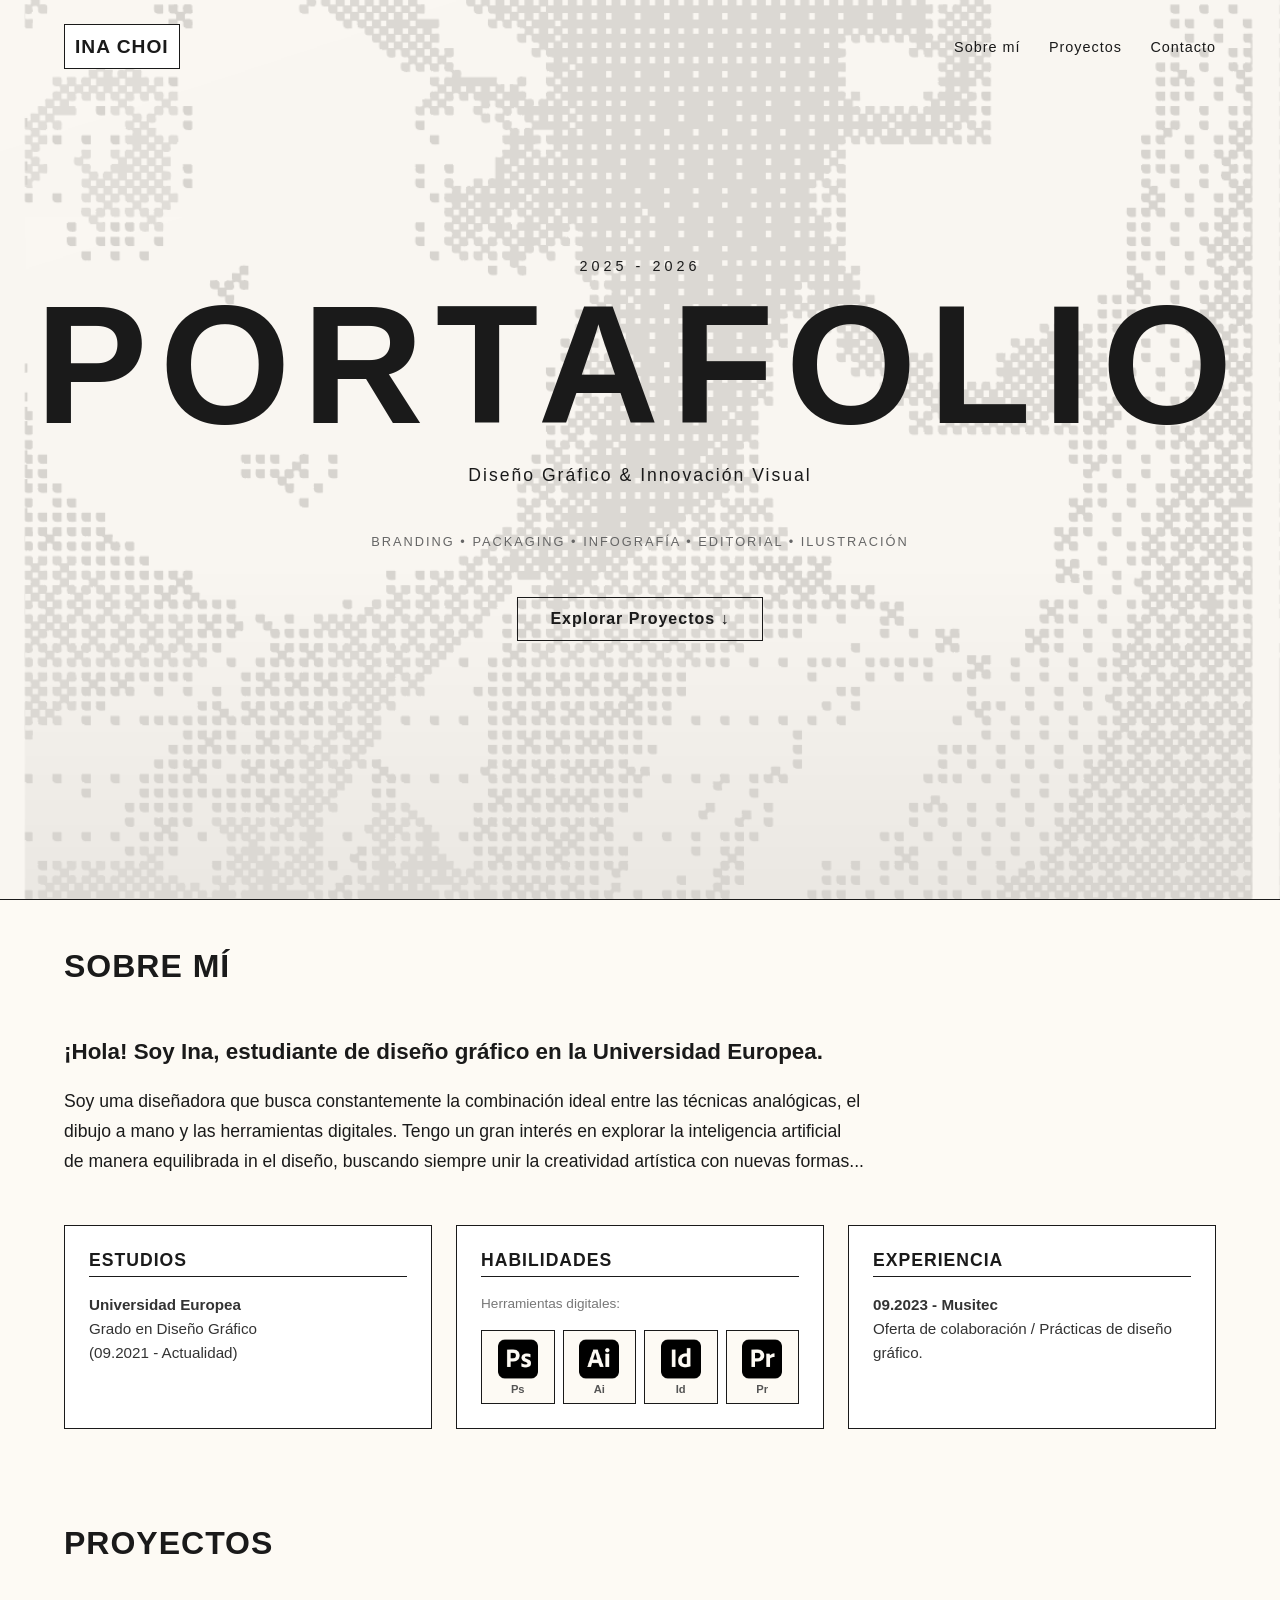
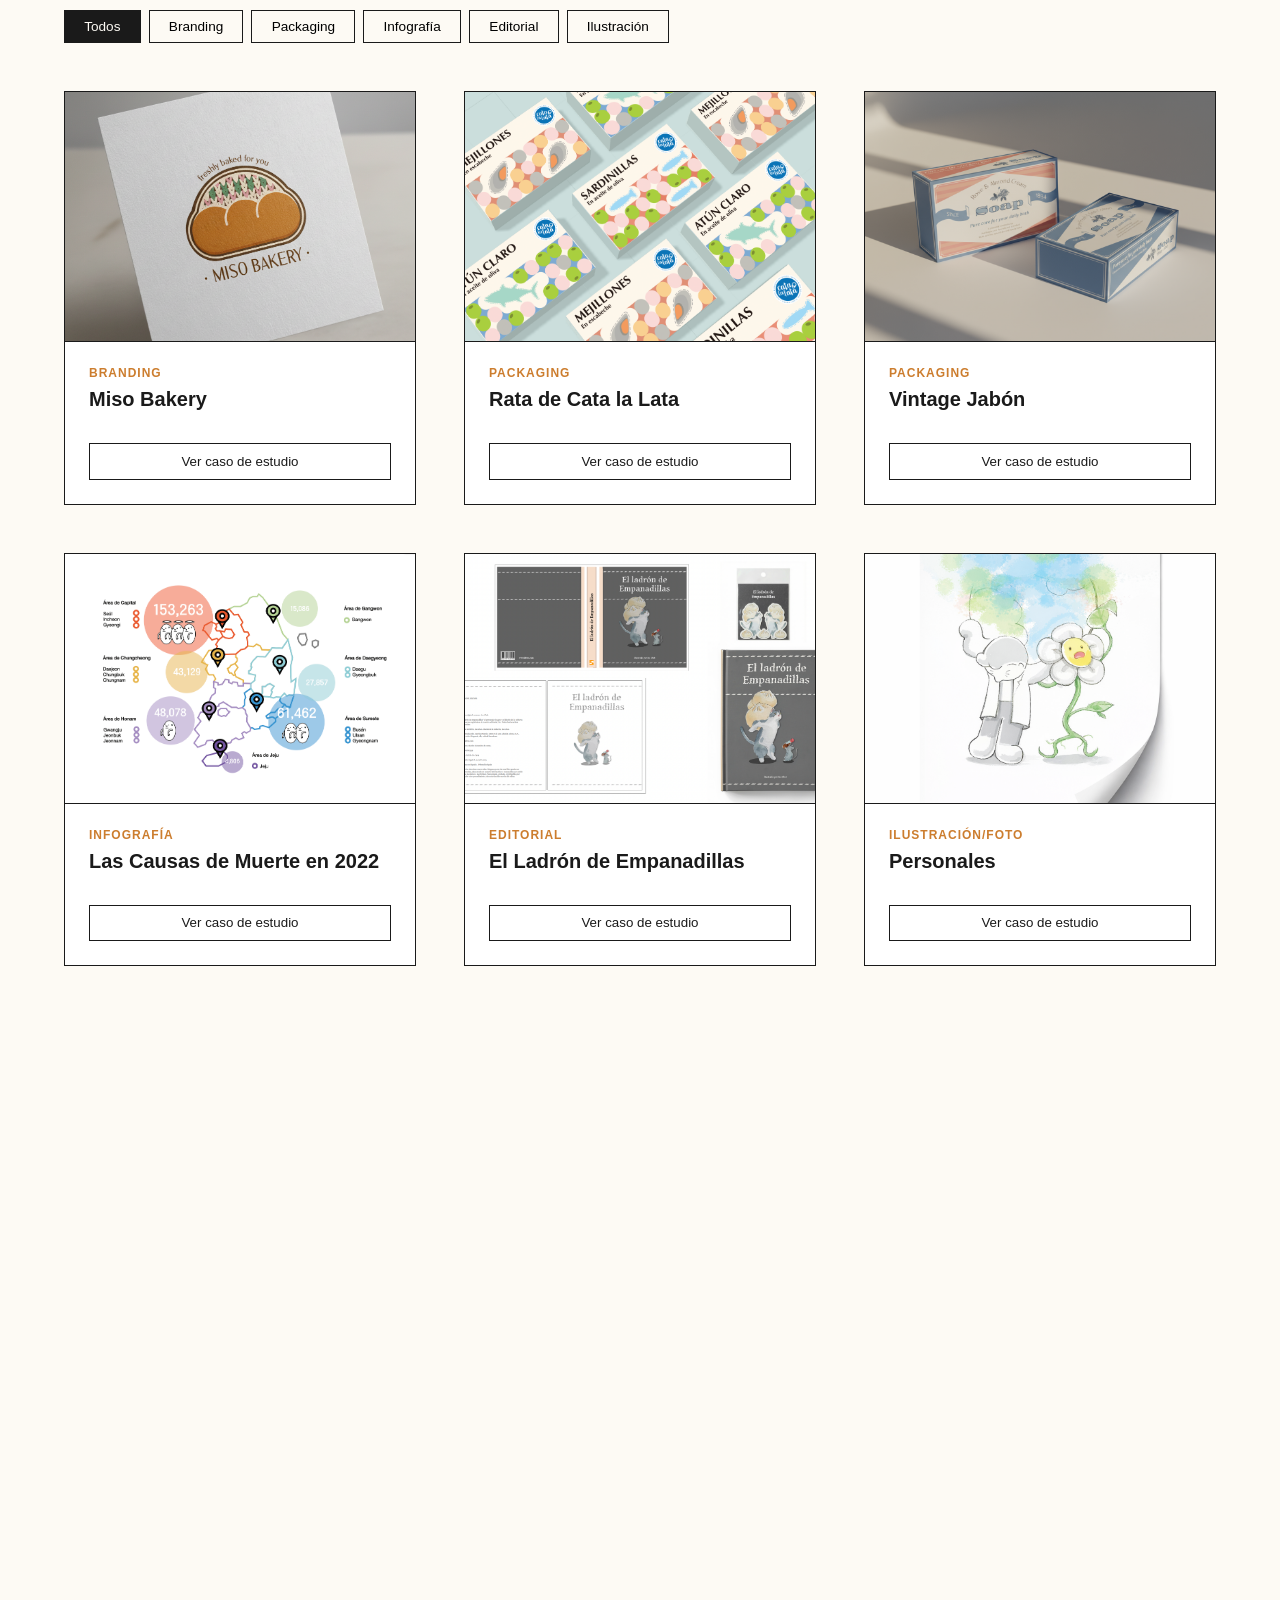
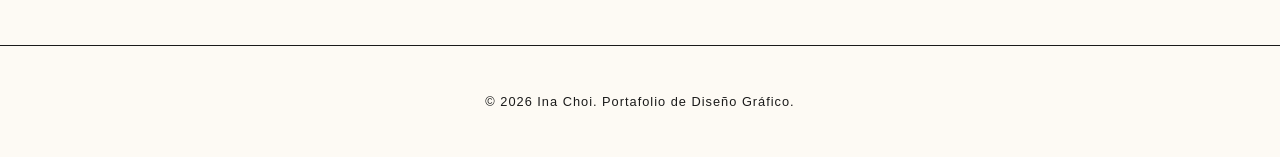
<file: index.html>
<!doctype html>
<html lang="es">
  <head>
    <meta charset="UTF-8" />
    <meta name="viewport" content="width=device-width, initial-scale=1.0" />
    <title>Ina Choi | Portafolio</title>
    <link rel="stylesheet" href="css/main.css" />
    <style>
      
      .hero-section {
        position: relative;
        overflow: hidden;
        background-color: var(--color-bg);
        min-height: 85vh;
        display: flex;
        align-items: center;
        justify-content: center;
      }

     
      .hero-section::before {
        content: "";
        position: absolute;
        top: 0;
        left: 0;
        width: 100%;
        height: 100%;
        background-image: url("img/main.png"); 
        background-size: cover;
        background-position: center;
        opacity: 0.15; 
        z-index: 1;
        pointer-events: none;
        animation: subtlePan 20s ease-in-out infinite alternate;
      }

      @keyframes subtlePan {
        0% {
          transform: scale(1) translate(0, 0);
        }
        100% {
          transform: scale(1.08) translate(-1%, -1%);
        }
      }

      
      .hero-content {
        position: relative;
        z-index: 2;
        text-align: center;
      }

     
      .custom-cursor-dot {
        width: 8px;
        height: 8px;
        background-color: var(--color-text);
        position: fixed;
        border-radius: 50%;
        pointer-events: none;
        z-index: 9999;
        transform: translate(-50%, -50%);
        display: none; 
        transition:
          width 0.2s,
          height 0.2s,
          background-color 0.2s,
          border 0.2s;
      }

      
      .sobre-mi-intro {
        font-size: 1.1rem;
        line-height: 1.7;
        margin-bottom: 3rem;
        max-width: 800px;
      }
      .sobre-mi-intro .intro-p {
        font-size: 1.4rem;
        font-weight: 700;
        margin-bottom: 1rem;
        color: var(--color-text);
      }
      .info-grid-boxes {
        display: grid;
        grid-template-columns: 1fr;
        gap: var(--spacing-md);
        margin-top: 2rem;
      }
      @media (min-width: 768px) {
        .info-grid-boxes {
          grid-template-columns: repeat(3, 1fr);
        }
      }
      .info-status-box {
        border: 1px solid var(--color-border);
        padding: var(--spacing-md);
        background-color: var(--color-white);
        transition: var(--transition-smooth);
      }
      .info-status-box:hover {
        box-shadow: 3px 3px 0px var(--color-border);
      }
      .info-status-box h3 {
        font-size: 1.1rem;
        font-weight: 700;
        text-transform: uppercase;
        letter-spacing: 1px;
        margin-bottom: 1rem;
        border-bottom: 1px solid var(--color-border);
        padding-bottom: 0.3rem;
      }
      .info-status-box p {
        font-size: 0.95rem;
        line-height: 1.6;
        color: #333;
      }
      .skills-icon-container {
        display: grid;
        grid-template-columns: repeat(4, 1fr);
        gap: 0.5rem;
        margin-top: 1rem;
      }
      .skill-icon-item {
        border: 1px solid var(--color-border);
        background-color: var(--color-bg);
        padding: 8px;
        display: flex;
        flex-direction: column;
        align-items: center;
        justify-content: center;
      }
      .skill-icon-item img {
        width: 100%;
        max-width: 40px;
        height: auto;
        object-fit: contain;
        margin-bottom: 0.25rem;
      }
      .skill-icon-item span {
        font-size: 0.7rem;
        font-weight: bold;
        color: #555;
      }

     
      .contact-content-wrapper {
        display: grid;
        grid-template-columns: 1fr;
        gap: 4rem;
      }
      @media (min-width: 768px) {
        .contact-content-wrapper {
          grid-template-columns: 1fr 1fr;
        }
      }
      .direct-info-hip {
        display: flex;
        flex-direction: column;
        justify-content: flex-start;
      }
      .contact-row {
        margin-bottom: 2.5rem;
      }
      .contact-row:last-child {
        margin-bottom: 0;
      }

      .contact-label {
        font-size: 0.75rem;
        font-weight: 700;
        letter-spacing: 3px;
        color: #888888;
        text-transform: uppercase;
        margin-bottom: 0.4rem;
        display: block;
      }

      .contact-value {
        font-size: 1.1rem;
        font-weight: 500;
        color: var(--color-text);
        letter-spacing: 0.5px;
        text-decoration: none;
        display: inline-block;
        transition: var(--transition-smooth);
      }
      a.contact-value:hover {
        color: #cc7d2e;
        padding-left: 4px;
      }

      .social-links-grid {
        display: flex;
        flex-wrap: wrap;
        gap: 1.5rem;
        margin-top: 1rem;
      }
      .btn-social-link {
        font-size: 0.85rem;
        font-weight: 700;
        color: var(--color-text);
        text-decoration: none;
        border-bottom: 1px solid var(--color-text);
        padding-bottom: 2px;
        letter-spacing: 1px;
        transition: var(--transition-smooth);
      }
      .btn-social-link:hover {
        color: #cc7d2e;
        border-bottom-color: #cc7d2e;
      }

      .contacto-section {
        margin-bottom: 6rem;
      }
    </style>
  </head>
  <body>
    <div class="custom-cursor-dot" id="cursor-dot"></div>

    <header class="navbar" id="navbar">
      <div class="nav-container">
        <a
          href="#hero"
          class="logo-container"
          style="
            font-size: 1.2rem;
            font-weight: 800;
            letter-spacing: 1px;
            color: #1a1a1a;
            text-decoration: none;
          "
        >
          INA CHOI
        </a>
        <nav class="nav-menu">
          <a href="#sobre-mi">Sobre mí</a>
          <a href="#proyectos">Proyectos</a>
          <a href="#contacto">Contacto</a>
        </nav>
      </div>
    </header>

    <main>
      <section id="hero" class="hero-section">
        <div class="hero-content">
          <p class="year-label">2025 - 2026</p>
          <h1 class="mega-title">PORTAFOLIO</h1>
          <p class="subtitle">Diseño Gráfico & Innovación Visual</p>
          <div class="disciplines-list">
            <span>BRANDING</span> • <span>PACKAGING</span> •
            <span>INFOGRAFÍA</span> • <span>EDITORIAL</span> •
            <span>ILUSTRACIÓN</span>
          </div>
          <a href="#proyectos" class="btn-cta">Explorar Proyectos ↓</a>
        </div>
      </section>

      <section id="sobre-mi" class="sobre-mi-section observe-me">
        <div class="container">
          <h2>Sobre mí</h2>
          <div class="sobre-mi-intro">
            <p class="intro-p">
              ¡Hola! Soy Ina, estudiante de diseño gráfico en la Universidad
              Europea.
            </p>
            <p>
              Soy uma diseñadora que busca constantemente la combinación ideal
              entre las técnicas analógicas, el dibujo a mano y las herramientas
              digitales. Tengo un gran interés en explorar la inteligencia
              artificial de manera equilibrada in el diseño, buscando siempre
              unir la creatividad artística con nuevas formas...
            </p>
          </div>

          <div class="info-grid-boxes">
            <div class="info-status-box">
              <h3>Estudios</h3>
              <p>
                <strong>Universidad Europea</strong><br />Grado en Diseño
                Gráfico<br />(09.2021 - Actualidad)
              </p>
            </div>

            <div class="info-status-box">
              <h3>Habilidades</h3>
              <p style="font-size: 0.85rem; color: #777; margin-bottom: 0.5rem">
                Herramientas digitales:
              </p>
              <div class="skills-icon-container">
                <div class="skill-icon-item">
                  <img src="img/ps.png" alt="Photoshop" />
                  <span>Ps</span>
                </div>
                <div class="skill-icon-item">
                  <img src="img/ai.png" alt="Illustrator" />
                  <span>Ai</span>
                </div>
                <div class="skill-icon-item">
                  <img src="img/id.png" alt="InDesign" />
                  <span>Id</span>
                </div>
                <div class="skill-icon-item">
                  <img src="img/pr.png" alt="Premiere Pro" />
                  <span>Pr</span>
                </div>
              </div>
            </div>

            <div class="info-status-box">
              <h3>Experiencia</h3>
              <p>
                <strong>09.2023 - Musitec</strong><br />Oferta de colaboración /
                Prácticas de diseño gráfico.
              </p>
            </div>
          </div>
        </div>
      </section>

      <section id="proyectos" class="proyectos-section observe-me">
        <div class="container">
          <h2>Proyectos</h2>
          <div class="filter-container">
            <button class="filter-btn active" data-category="todos">
              Todos
            </button>
            <button class="filter-btn" data-category="Branding">
              Branding
            </button>
            <button class="filter-btn" data-category="Packaging">
              Packaging
            </button>
            <button class="filter-btn" data-category="Infografía">
              Infografía
            </button>
            <button class="filter-btn" data-category="Editorial">
              Editorial
            </button>
            <button class="filter-btn" data-category="Ilustración">
              Ilustración
            </button>
          </div>
          <div id="gallery" class="projects-gallery"></div>
        </div>
      </section>

      <section id="contacto" class="contacto-section observe-me">
        <div class="container standard-box">
          <h2>Contacto</h2>

          <div class="contact-content-wrapper">
            <div class="direct-info-hip">
              <div class="contact-row">
                <span class="contact-label">— TELEPHONE</span>
                <a href="tel:+34675641110" class="contact-value"
                  >675 64 11 10</a
                >
              </div>

              <div class="contact-row">
                <span class="contact-label">— E-MAIL ADDRESS</span>
                <a href="mailto:Sdlsdks12@gmail.com" class="contact-value"
                  >Sdlsdks12@gmail.com</a
                >
              </div>

              <div class="contact-row">
                <span class="contact-label">— NETWORKS</span>
                <div class="social-links-grid">
                  <a
                    href="https://www.instagram.com/yoridori25"
                    target="_blank"
                    class="btn-social-link"
                    >INSTAGRAM</a
                  >
                  <a
                    href="https://www.linkedin.com/in/ina-choi-design"
                    target="_blank"
                    class="btn-social-link"
                    >LINKEDIN</a
                  >
                  <a
                    href="https://wa.me/34675641110"
                    target="_blank"
                    class="btn-social-link"
                    >WHATSAPP</a
                  >
                </div>
              </div>
            </div>

            <form id="contact-form" novalidate>
              <div class="form-group">
                <label for="name">Nombre</label>
                <input type="text" id="name" required minlength="2" />
                <span class="error-msg" id="name-error"></span>
              </div>
              <div class="form-group">
                <label for="email">E-mail</label>
                <input type="email" id="email" required />
                <span class="error-msg" id="email-error"></span>
              </div>
              <div class="form-group">
                <label for="message">Mensaje</label>
                <textarea
                  id="message"
                  rows="4"
                  required
                  minlength="10"
                ></textarea>
                <span class="error-msg" id="message-error"></span>
              </div>
              <button type="submit" class="btn-submit">Enviar Mensaje</button>
              <div id="form-success" class="success-msg"></div>
            </form>
          </div>
        </div>
      </section>
    </main>

    <footer class="main-footer">
      <p>© 2026 Ina Choi. Portafolio de Diseño Gráfico.</p>
    </footer>

    <script src="js/proyectos.js"></script>
    <script src="js/main.js"></script>

    <script>
      const dot = document.getElementById("cursor-dot");

      
      document.addEventListener("mousemove", (e) => {
        dot.style.display = "block";
        dot.style.left = e.clientX + "px";
        dot.style.top = e.clientY + "px";
      });

     
      const interactives = document.querySelectorAll(
        "a, button, input, textarea, .filter-btn",
      );
      interactives.forEach((el) => {
        el.addEventListener("mouseenter", () => {
          dot.style.width = "30px";
          dot.style.height = "30px";
          dot.style.backgroundColor = "rgba(26, 26, 26, 0.1)";
          dot.style.border = "1px solid #1a1a1a";
        });
        el.addEventListener("mouseleave", () => {
          dot.style.width = "8px";
          dot.style.height = "8px";
          dot.style.backgroundColor = "#1a1a1a";
          dot.style.border = "none";
        });
      });
    </script>
  </body>
</html>
</file>
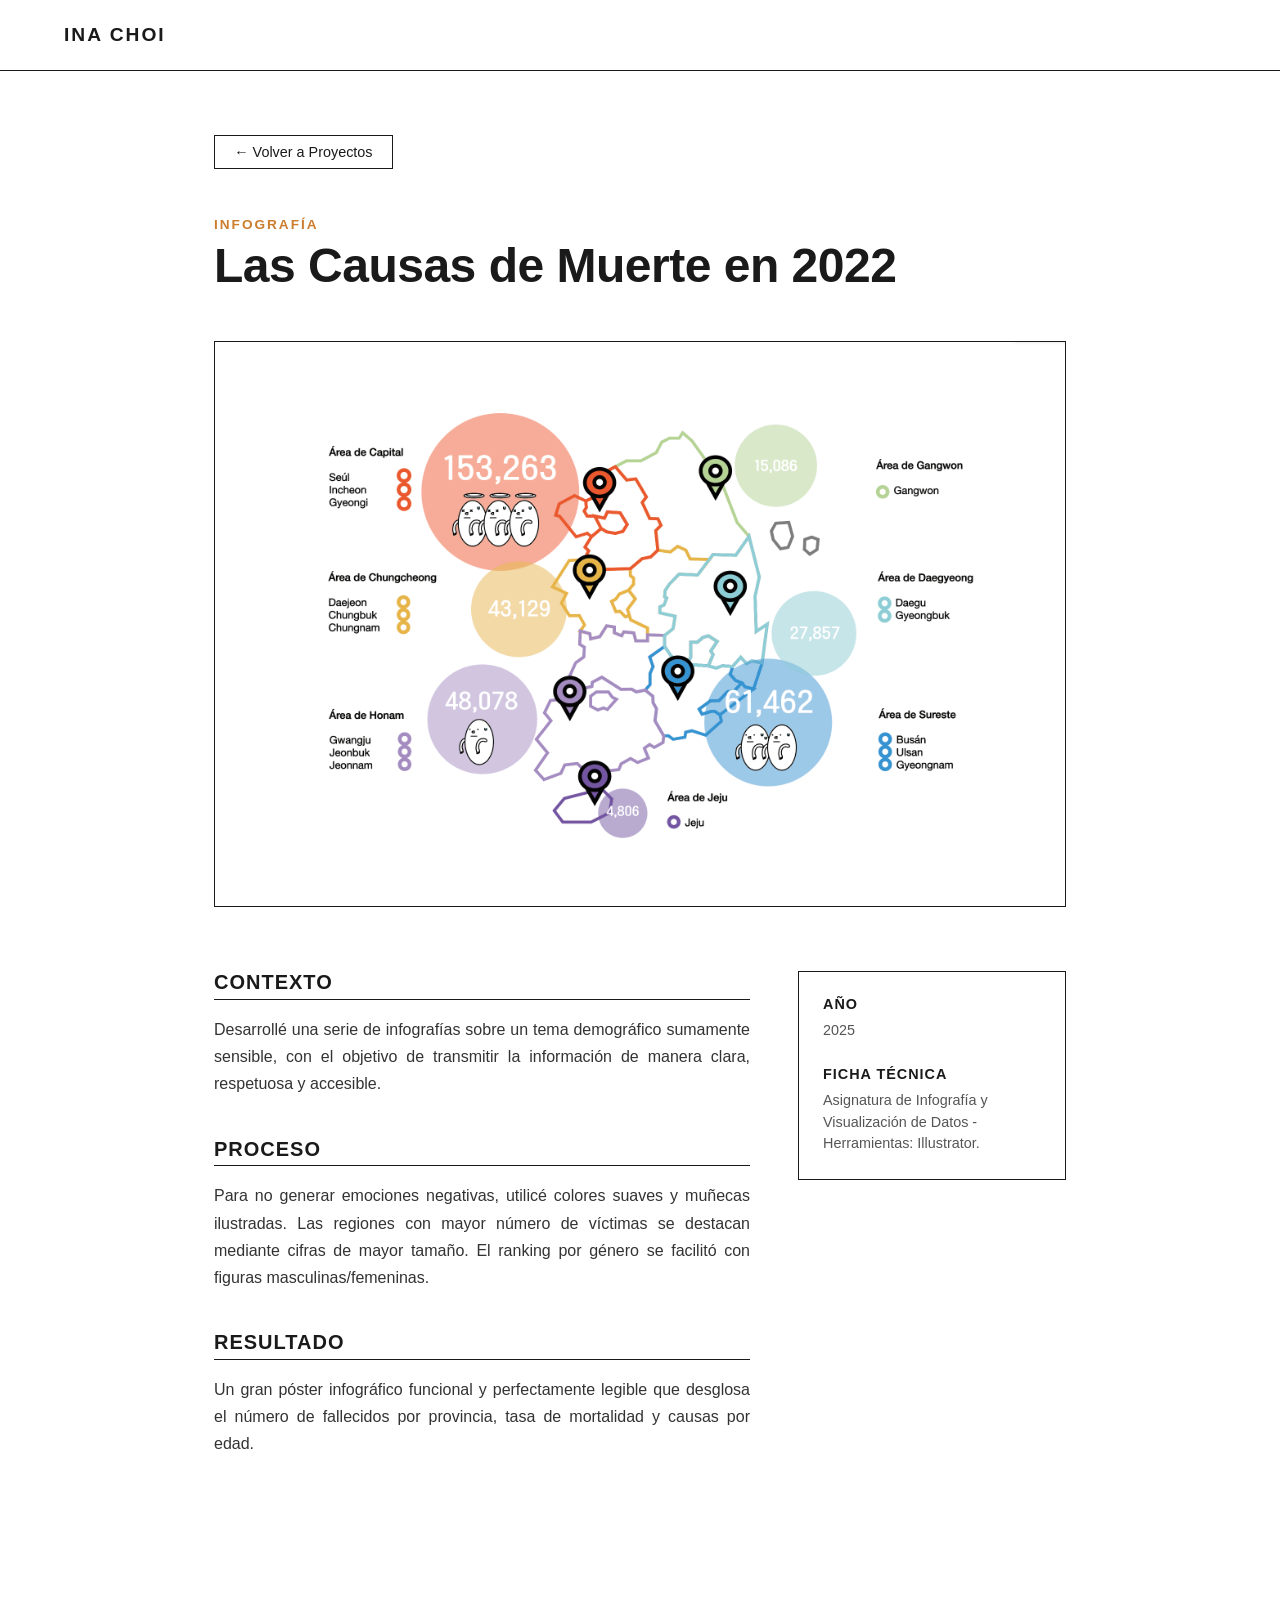
<file: proyecto-causas-muerte.html>
<!doctype html>
<html lang="es">
  <head>
    <meta charset="UTF-8" />
    <meta name="viewport" content="width=device-width, initial-scale=1.0" />
    <title>Caso de Estudio | Ina Choi</title>
    <link rel="stylesheet" href="css/main.css" />
    <style>
      body.detalle-page {
        background-color: #ffffff !important;
        color: #1a1a1a;
      }
      .detalle-navbar {
        border-bottom: 1px solid #1a1a1a;
        padding: 1.5rem 0;
        background-color: #ffffff;
      }
      .detalle-container {
        max-width: 900px;
        margin: 0 auto;
        padding: 4rem 1.5rem;
      }
      .btn-back {
        display: inline-block;
        text-decoration: none;
        color: #1a1a1a;
        border: 1px solid #1a1a1a;
        padding: 0.5rem 1.2rem;
        font-size: 0.9rem;
        font-weight: 500;
        margin-bottom: 3rem;
        transition: all 0.2s ease;
      }
      .btn-back:hover {
        background-color: #1a1a1a;
        color: #ffffff;
      }
      .detalle-header {
        margin-bottom: 3rem;
      }
      .detalle-tag {
        font-size: 0.85rem;
        color: #cc7d2e;
        text-transform: uppercase;
        font-weight: 700;
        letter-spacing: 2px;
        margin-bottom: 0.5rem;
        display: block;
      }
      .detalle-title {
        font-size: 3rem;
        font-weight: 800;
        letter-spacing: -0.5px;
        line-height: 1.1;
      }
      .main-image-box {
        border: 1px solid #1a1a1a;
        margin-bottom: 4rem;
        background-color: #ffffff;
        overflow: hidden;
      }
      .main-image-box img {
        width: 100%;
        height: auto;
        display: block;
        object-fit: contain;
      }
      .case-study-grid {
        display: grid;
        grid-template-columns: 1fr;
        gap: 3rem;
        margin-bottom: 4rem;
      }
      @media (min-width: 768px) {
        .case-study-grid {
          grid-template-columns: 2fr 1fr;
        }
      }
      .study-section {
        margin-bottom: 2.5rem;
      }
      .study-section h2 {
        font-size: 1.25rem;
        font-weight: 700;
        text-transform: uppercase;
        letter-spacing: 1px;
        margin-bottom: 1rem;
        border-bottom: 1px solid #1a1a1a;
        padding-bottom: 0.3rem;
      }
      .study-section p {
        font-size: 1rem;
        line-height: 1.7;
        color: #333333;
        text-align: justify;
      }
      .sidebar-box {
        border: 1px solid #1a1a1a;
        padding: 1.5rem;
        background-color: #ffffff;
        align-self: start;
      }
      .sidebar-box h3 {
        font-size: 0.9rem;
        font-weight: 700;
        text-transform: uppercase;
        letter-spacing: 1px;
        margin-bottom: 0.5rem;
        color: #1a1a1a;
      }
      .sidebar-box p {
        font-size: 0.9rem;
        line-height: 1.5;
        color: #555555;
        margin-bottom: 1.5rem;
      }
      .sidebar-box p:last-child {
        margin-bottom: 0;
      }
    </style>
  </head>
  <body class="detalle-page">
    <header class="detalle-navbar">
      <div class="nav-container">
        <a
          href="index.html"
          class="logo"
          style="
            letter-spacing: 2px;
            font-weight: 800;
            color: #1a1a1a;
            text-decoration: none;
          "
          >INA CHOI</a
        >
      </div>
    </header>

    <div class="detalle-container">
      <a href="index.html#proyectos" class="btn-back">← Volver a Proyectos</a>

      <header class="detalle-header">
        <span id="proj-categoria" class="detalle-tag">Categoría</span>
        <h1 id="proj-titulo" class="detalle-title">Cargando Proyecto...</h1>
      </header>

      <div class="main-image-box">
        <img id="proj-imagen" src="" alt="Imagen del proyecto" />
      </div>

      <div class="case-study-grid">
        <div class="main-contents">
          <div class="study-section">
            <h2>Contexto</h2>
            <p id="proj-contexto">...</p>
          </div>
          <div class="study-section">
            <h2>Proceso</h2>
            <p id="proj-proceso">...</p>
          </div>
          <div class="study-section">
            <h2>Resultado</h2>
            <p id="proj-resultado">...</p>
          </div>
        </div>

        <aside class="sidebar-box">
          <h3>Año</h3>
          <p id="proj-ano">-</p>
          <h3>Ficha Técnica</h3>
          <p id="proj-ficha">...</p>
        </aside>
      </div>
    </div>

    <script src="js/proyectos.js"></script>
    <script>
      document.addEventListener("DOMContentLoaded", () => {
        const PROYECTO_ID = "causas-muerte";
        const proyecto = proyectosData.find((p) => p.id === PROYECTO_ID);
        if (proyecto) {
          document.getElementById("proj-titulo").textContent = proyecto.titulo;
          document.getElementById("proj-categoria").textContent =
            proyecto.categoria;
          document.getElementById("proj-imagen").src = proyecto.imagen;
          document.getElementById("proj-imagen").alt =
            "Proyecto " + proyecto.titulo;
          document.getElementById("proj-contexto").textContent =
            proyecto.contexto;
          document.getElementById("proj-proceso").textContent =
            proyecto.proceso;
          document.getElementById("proj-resultado").textContent =
            proyecto.resultado;
          document.getElementById("proj-ano").textContent = proyecto.ano;
          document.getElementById("proj-ficha").textContent = proyecto.ficha;
          document.title = proyecto.titulo + " | Caso de Estudio";
        }
      });
    </script>
  </body>
</html>
</file>
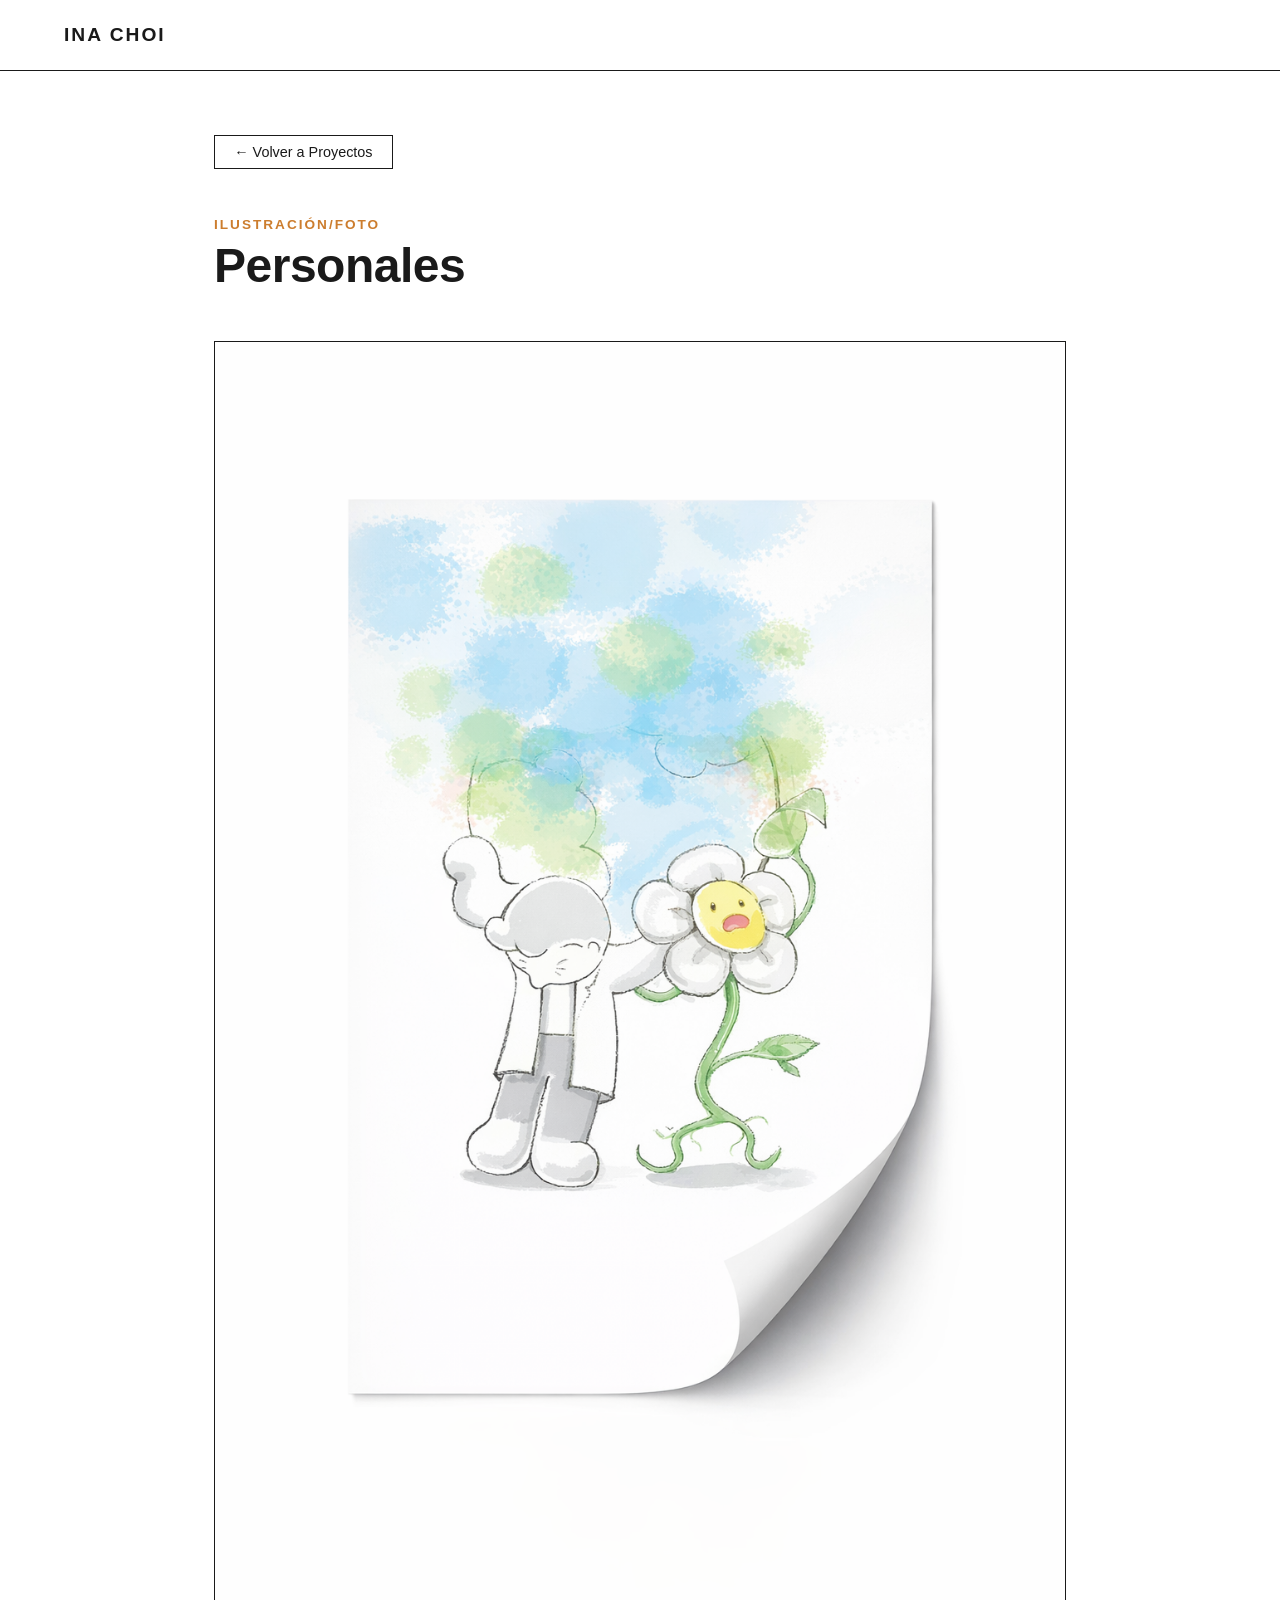
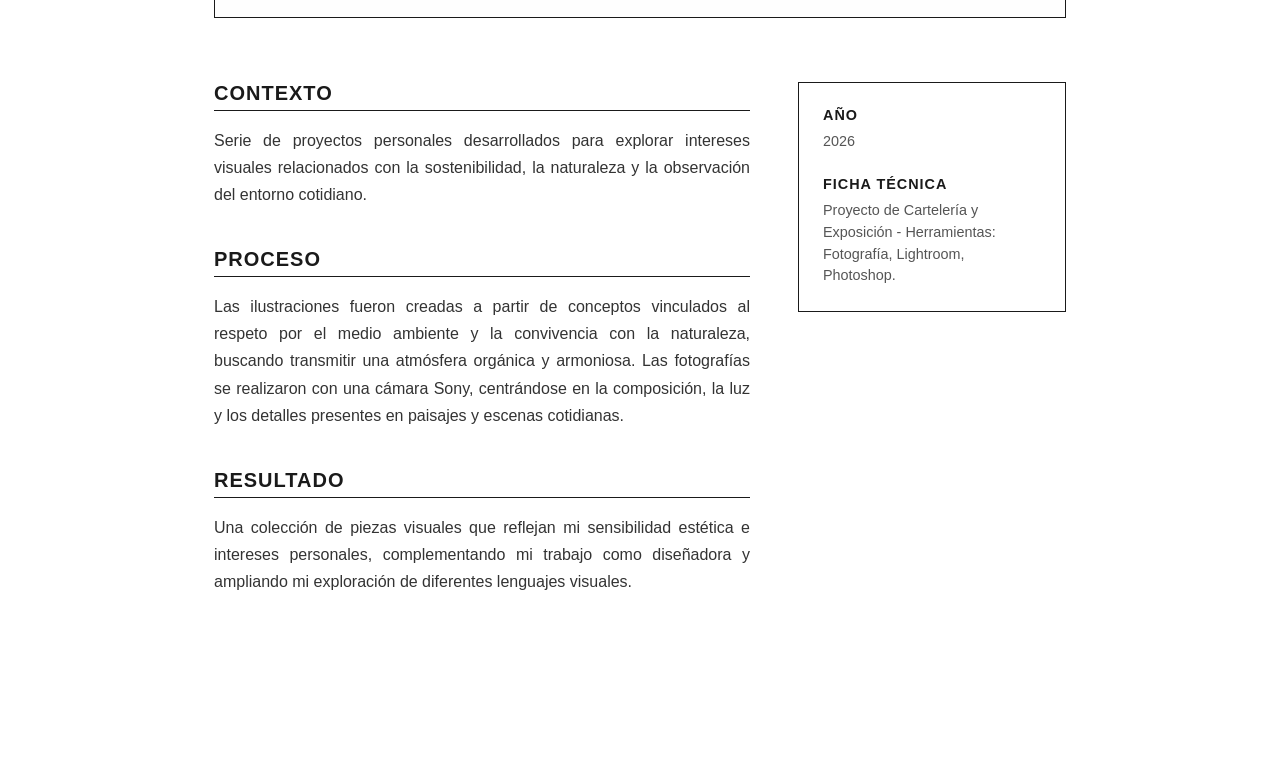
<file: proyecto-la-luz-existe.html>
<!doctype html>
<html lang="es">
  <head>
    <meta charset="UTF-8" />
    <meta name="viewport" content="width=device-width, initial-scale=1.0" />
    <title>Caso de Estudio | Ina Choi</title>
    <link rel="stylesheet" href="css/main.css" />
    <style>
      body.detalle-page {
        background-color: #ffffff !important;
        color: #1a1a1a;
      }
      .detalle-navbar {
        border-bottom: 1px solid #1a1a1a;
        padding: 1.5rem 0;
        background-color: #ffffff;
      }
      .detalle-container {
        max-width: 900px;
        margin: 0 auto;
        padding: 4rem 1.5rem;
      }
      .btn-back {
        display: inline-block;
        text-decoration: none;
        color: #1a1a1a;
        border: 1px solid #1a1a1a;
        padding: 0.5rem 1.2rem;
        font-size: 0.9rem;
        font-weight: 500;
        margin-bottom: 3rem;
        transition: all 0.2s ease;
      }
      .btn-back:hover {
        background-color: #1a1a1a;
        color: #ffffff;
      }
      .detalle-header {
        margin-bottom: 3rem;
      }
      .detalle-tag {
        font-size: 0.85rem;
        color: #cc7d2e;
        text-transform: uppercase;
        font-weight: 700;
        letter-spacing: 2px;
        margin-bottom: 0.5rem;
        display: block;
      }
      .detalle-title {
        font-size: 3rem;
        font-weight: 800;
        letter-spacing: -0.5px;
        line-height: 1.1;
      }
      .main-image-box {
        border: 1px solid #1a1a1a;
        margin-bottom: 4rem;
        background-color: #ffffff;
        overflow: hidden;
      }
      .main-image-box img {
        width: 100%;
        height: auto;
        display: block;
        object-fit: contain;
      }
      .case-study-grid {
        display: grid;
        grid-template-columns: 1fr;
        gap: 3rem;
        margin-bottom: 4rem;
      }
      @media (min-width: 768px) {
        .case-study-grid {
          grid-template-columns: 2fr 1fr;
        }
      }
      .study-section {
        margin-bottom: 2.5rem;
      }
      .study-section h2 {
        font-size: 1.25rem;
        font-weight: 700;
        text-transform: uppercase;
        letter-spacing: 1px;
        margin-bottom: 1rem;
        border-bottom: 1px solid #1a1a1a;
        padding-bottom: 0.3rem;
      }
      .study-section p {
        font-size: 1rem;
        line-height: 1.7;
        color: #333333;
        text-align: justify;
      }
      .sidebar-box {
        border: 1px solid #1a1a1a;
        padding: 1.5rem;
        background-color: #ffffff;
        align-self: start;
      }
      .sidebar-box h3 {
        font-size: 0.9rem;
        font-weight: 700;
        text-transform: uppercase;
        letter-spacing: 1px;
        margin-bottom: 0.5rem;
        color: #1a1a1a;
      }
      .sidebar-box p {
        font-size: 0.9rem;
        line-height: 1.5;
        color: #555555;
        margin-bottom: 1.5rem;
      }
      .sidebar-box p:last-child {
        margin-bottom: 0;
      }
    </style>
  </head>
  <body class="detalle-page">
    <header class="detalle-navbar">
      <div class="nav-container">
        <a
          href="index.html"
          class="logo"
          style="
            letter-spacing: 2px;
            font-weight: 800;
            color: #1a1a1a;
            text-decoration: none;
          "
          >INA CHOI</a
        >
      </div>
    </header>

    <div class="detalle-container">
      <a href="index.html#proyectos" class="btn-back">← Volver a Proyectos</a>

      <header class="detalle-header">
        <span id="proj-categoria" class="detalle-tag">Categoría</span>
        <h1 id="proj-titulo" class="detalle-title">Cargando Proyecto...</h1>
      </header>

      <div class="main-image-box">
        <img id="proj-imagen" src="" alt="Imagen del proyecto" />
      </div>

      <div class="case-study-grid">
        <div class="main-contents">
          <div class="study-section">
            <h2>Contexto</h2>
            <p id="proj-contexto">...</p>
          </div>
          <div class="study-section">
            <h2>Proceso</h2>
            <p id="proj-proceso">...</p>
          </div>
          <div class="study-section">
            <h2>Resultado</h2>
            <p id="proj-resultado">...</p>
          </div>
        </div>

        <aside class="sidebar-box">
          <h3>Año</h3>
          <p id="proj-ano">-</p>
          <h3>Ficha Técnica</h3>
          <p id="proj-ficha">...</p>
        </aside>
      </div>
    </div>

    <script src="js/proyectos.js"></script>
    <script>
      document.addEventListener("DOMContentLoaded", () => {
        const PROYECTO_ID = "la-luz-existe";
        const proyecto = proyectosData.find((p) => p.id === PROYECTO_ID);
        if (proyecto) {
          document.getElementById("proj-titulo").textContent = proyecto.titulo;
          document.getElementById("proj-categoria").textContent =
            proyecto.categoria;
          document.getElementById("proj-imagen").src = proyecto.imagen;
          document.getElementById("proj-imagen").alt =
            "Proyecto " + proyecto.titulo;
          document.getElementById("proj-contexto").textContent =
            proyecto.contexto;
          document.getElementById("proj-proceso").textContent =
            proyecto.proceso;
          document.getElementById("proj-resultado").textContent =
            proyecto.resultado;
          document.getElementById("proj-ano").textContent = proyecto.ano;
          document.getElementById("proj-ficha").textContent = proyecto.ficha;
          document.title = proyecto.titulo + " | Caso de Estudio";
        }
      });
    </script>
  </body>
</html>
</file>
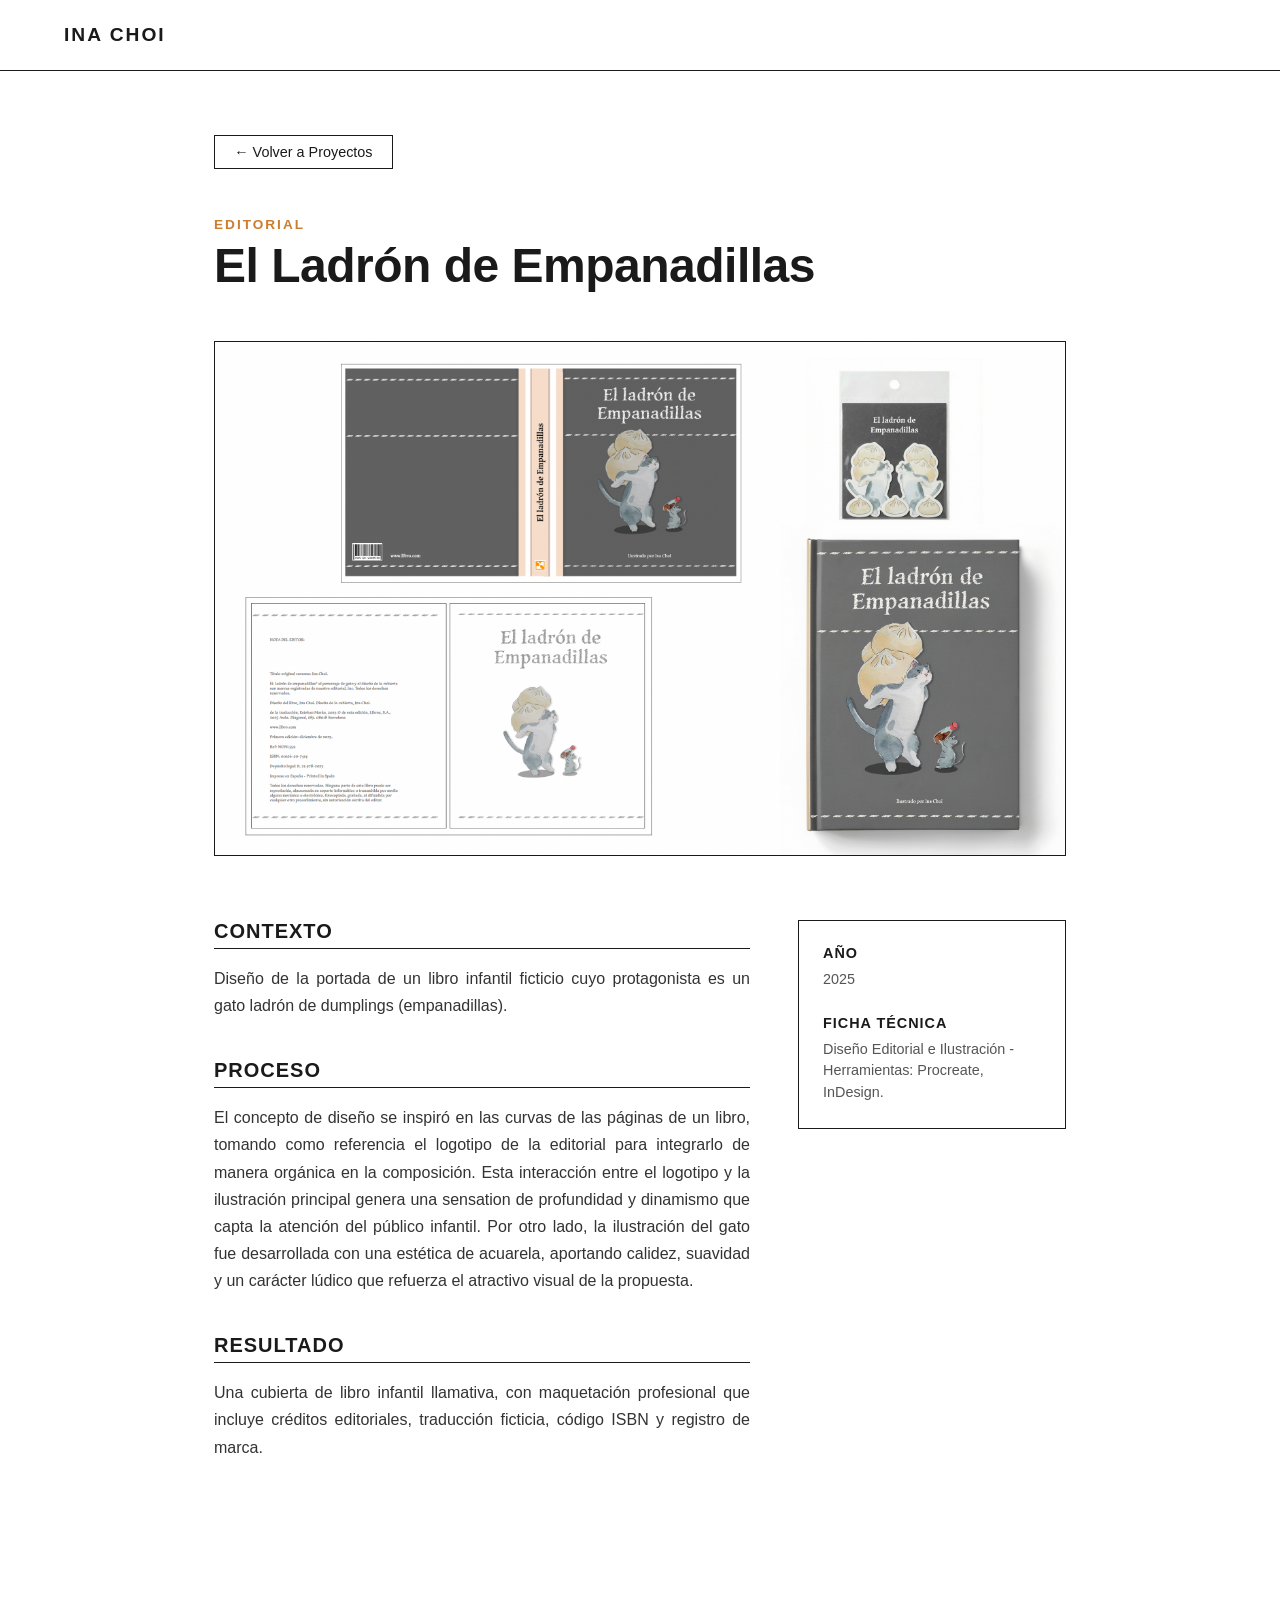
<file: proyecto-ladron-empanadillas.html>
<!doctype html>
<html lang="es">
  <head>
    <meta charset="UTF-8" />
    <meta name="viewport" content="width=device-width, initial-scale=1.0" />
    <title>Caso de Estudio | Ina Choi</title>
    <link rel="stylesheet" href="css/main.css" />
    <style>
      body.detalle-page {
        background-color: #ffffff !important;
        color: #1a1a1a;
      }
      .detalle-navbar {
        border-bottom: 1px solid #1a1a1a;
        padding: 1.5rem 0;
        background-color: #ffffff;
      }
      .detalle-container {
        max-width: 900px;
        margin: 0 auto;
        padding: 4rem 1.5rem;
      }
      .btn-back {
        display: inline-block;
        text-decoration: none;
        color: #1a1a1a;
        border: 1px solid #1a1a1a;
        padding: 0.5rem 1.2rem;
        font-size: 0.9rem;
        font-weight: 500;
        margin-bottom: 3rem;
        transition: all 0.2s ease;
      }
      .btn-back:hover {
        background-color: #1a1a1a;
        color: #ffffff;
      }
      .detalle-header {
        margin-bottom: 3rem;
      }
      .detalle-tag {
        font-size: 0.85rem;
        color: #cc7d2e;
        text-transform: uppercase;
        font-weight: 700;
        letter-spacing: 2px;
        margin-bottom: 0.5rem;
        display: block;
      }
      .detalle-title {
        font-size: 3rem;
        font-weight: 800;
        letter-spacing: -0.5px;
        line-height: 1.1;
      }
      .main-image-box {
        border: 1px solid #1a1a1a;
        margin-bottom: 4rem;
        background-color: #ffffff;
        overflow: hidden;
      }
      .main-image-box img {
        width: 100%;
        height: auto;
        display: block;
        object-fit: contain;
      }
      .case-study-grid {
        display: grid;
        grid-template-columns: 1fr;
        gap: 3rem;
        margin-bottom: 4rem;
      }
      @media (min-width: 768px) {
        .case-study-grid {
          grid-template-columns: 2fr 1fr;
        }
      }
      .study-section {
        margin-bottom: 2.5rem;
      }
      .study-section h2 {
        font-size: 1.25rem;
        font-weight: 700;
        text-transform: uppercase;
        letter-spacing: 1px;
        margin-bottom: 1rem;
        border-bottom: 1px solid #1a1a1a;
        padding-bottom: 0.3rem;
      }
      .study-section p {
        font-size: 1rem;
        line-height: 1.7;
        color: #333333;
        text-align: justify;
      }
      .sidebar-box {
        border: 1px solid #1a1a1a;
        padding: 1.5rem;
        background-color: #ffffff;
        align-self: start;
      }
      .sidebar-box h3 {
        font-size: 0.9rem;
        font-weight: 700;
        text-transform: uppercase;
        letter-spacing: 1px;
        margin-bottom: 0.5rem;
        color: #1a1a1a;
      }
      .sidebar-box p {
        font-size: 0.9rem;
        line-height: 1.5;
        color: #555555;
        margin-bottom: 1.5rem;
      }
      .sidebar-box p:last-child {
        margin-bottom: 0;
      }
    </style>
  </head>
  <body class="detalle-page">
    <header class="detalle-navbar">
      <div class="nav-container">
        <a
          href="index.html"
          class="logo"
          style="
            letter-spacing: 2px;
            font-weight: 800;
            color: #1a1a1a;
            text-decoration: none;
          "
          >INA CHOI</a
        >
      </div>
    </header>

    <div class="detalle-container">
      <a href="index.html#proyectos" class="btn-back">← Volver a Proyectos</a>

      <header class="detalle-header">
        <span id="proj-categoria" class="detalle-tag">Categoría</span>
        <h1 id="proj-titulo" class="detalle-title">Cargando Proyecto...</h1>
      </header>

      <div class="main-image-box">
        <img id="proj-imagen" src="" alt="Imagen del proyecto" />
      </div>

      <div class="case-study-grid">
        <div class="main-contents">
          <div class="study-section">
            <h2>Contexto</h2>
            <p id="proj-contexto">...</p>
          </div>
          <div class="study-section">
            <h2>Proceso</h2>
            <p id="proj-proceso">...</p>
          </div>
          <div class="study-section">
            <h2>Resultado</h2>
            <p id="proj-resultado">...</p>
          </div>
        </div>

        <aside class="sidebar-box">
          <h3>Año</h3>
          <p id="proj-ano">-</p>
          <h3>Ficha Técnica</h3>
          <p id="proj-ficha">...</p>
        </aside>
      </div>
    </div>

    <script src="js/proyectos.js"></script>
    <script>
      document.addEventListener("DOMContentLoaded", () => {
        const PROYECTO_ID = "ladron-empanadillas";
        const proyecto = proyectosData.find((p) => p.id === PROYECTO_ID);
        if (proyecto) {
          document.getElementById("proj-titulo").textContent = proyecto.titulo;
          document.getElementById("proj-categoria").textContent =
            proyecto.categoria;
          document.getElementById("proj-imagen").src = proyecto.imagen;
          document.getElementById("proj-imagen").alt =
            "Proyecto " + proyecto.titulo;
          document.getElementById("proj-contexto").textContent =
            proyecto.contexto;
          document.getElementById("proj-proceso").textContent =
            proyecto.proceso;
          document.getElementById("proj-resultado").textContent =
            proyecto.resultado;
          document.getElementById("proj-ano").textContent = proyecto.ano;
          document.getElementById("proj-ficha").textContent = proyecto.ficha;
          document.title = proyecto.titulo + " | Caso de Estudio";
        }
      });
    </script>
  </body>
</html>
</file>
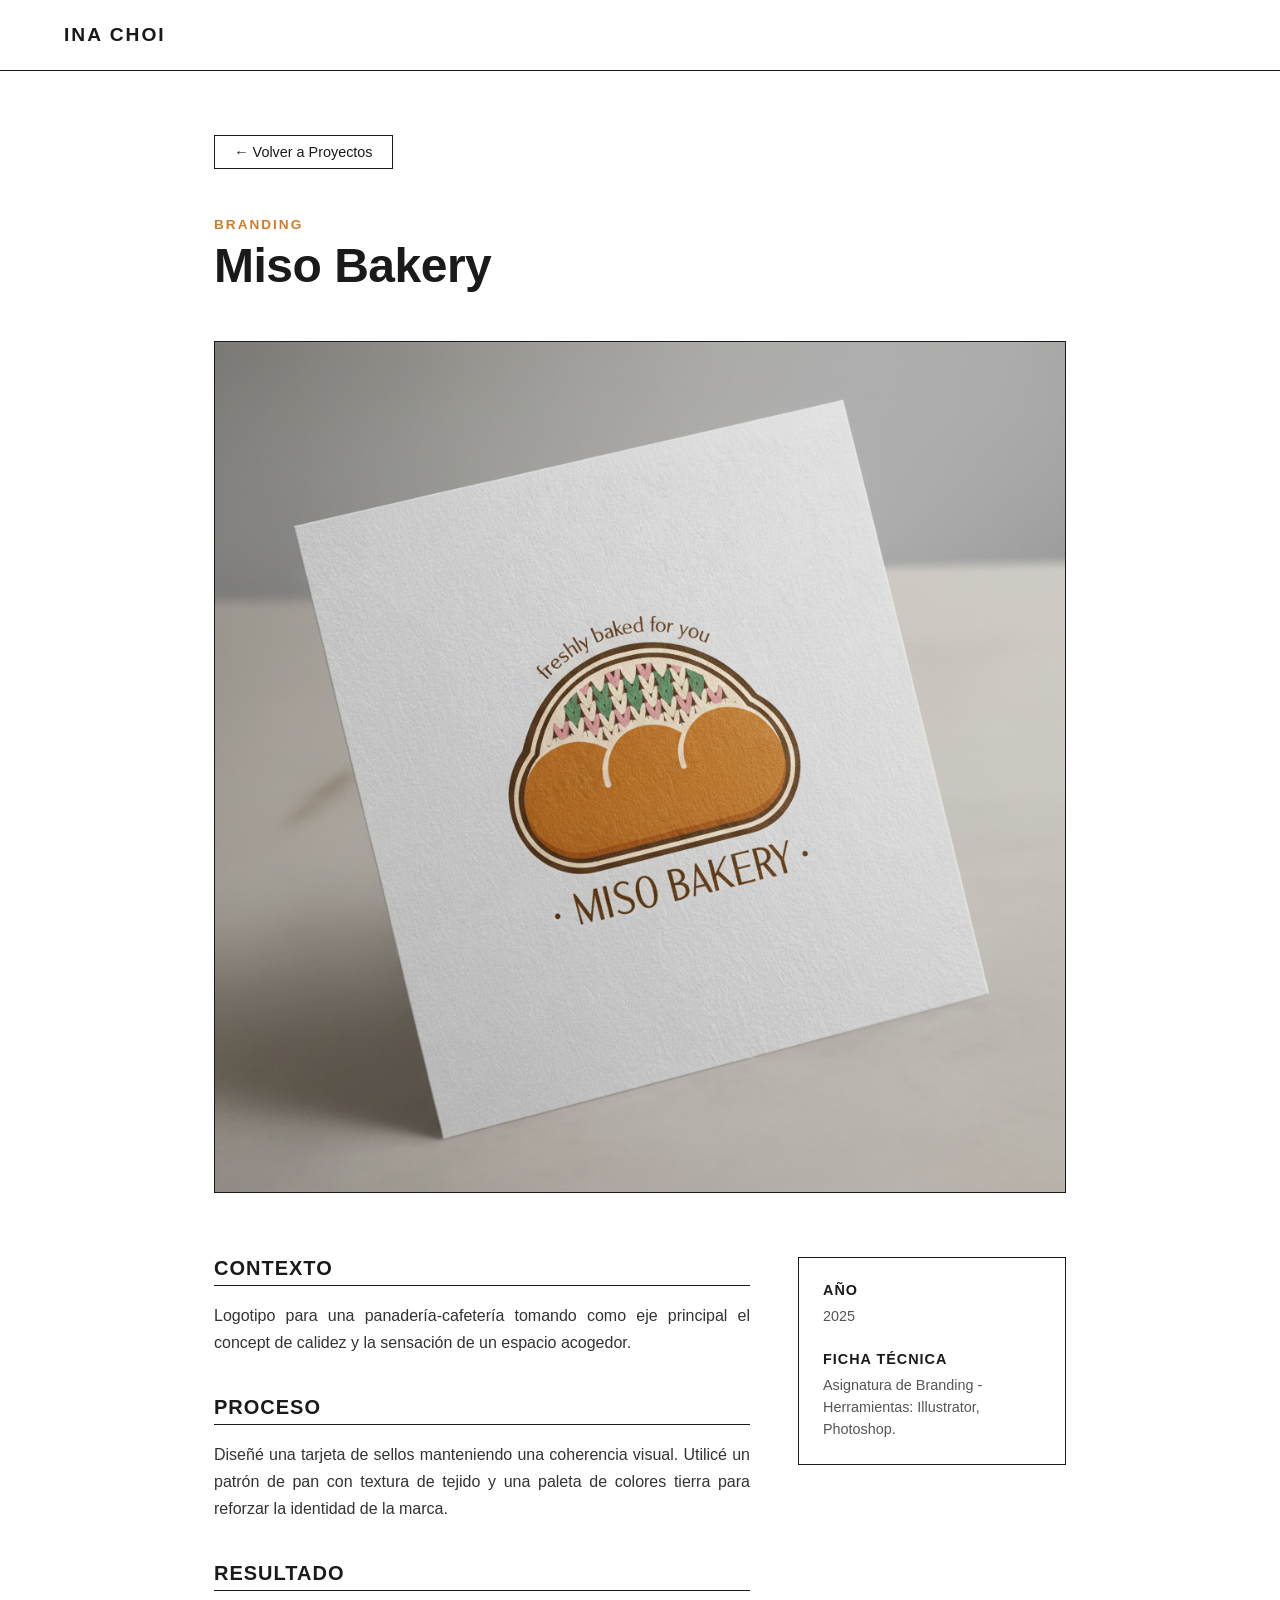
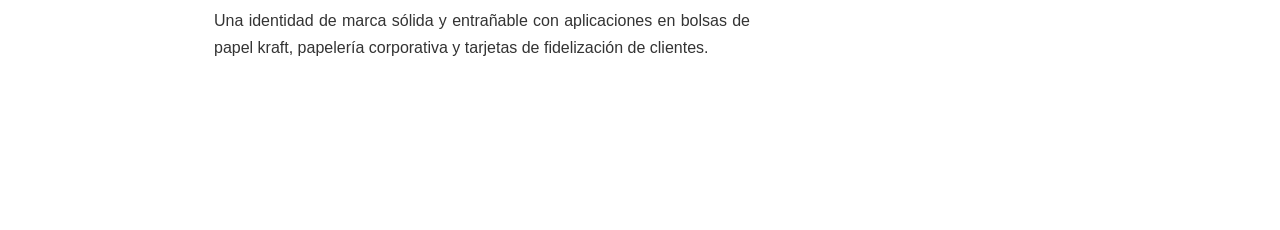
<file: proyecto-miso-bakery.html>
<!doctype html>
<html lang="es">
  <head>
    <meta charset="UTF-8" />
    <meta name="viewport" content="width=device-width, initial-scale=1.0" />
    <title>Caso de Estudio | Ina Choi</title>
    <link rel="stylesheet" href="css/main.css" />
    <style>
      body.detalle-page {
        background-color: #ffffff !important;
        color: #1a1a1a;
      }
      .detalle-navbar {
        border-bottom: 1px solid #1a1a1a;
        padding: 1.5rem 0;
        background-color: #ffffff;
      }
      .detalle-container {
        max-width: 900px;
        margin: 0 auto;
        padding: 4rem 1.5rem;
      }
      .btn-back {
        display: inline-block;
        text-decoration: none;
        color: #1a1a1a;
        border: 1px solid #1a1a1a;
        padding: 0.5rem 1.2rem;
        font-size: 0.9rem;
        font-weight: 500;
        margin-bottom: 3rem;
        transition: all 0.2s ease;
      }
      .btn-back:hover {
        background-color: #1a1a1a;
        color: #ffffff;
      }
      .detalle-header {
        margin-bottom: 3rem;
      }
      .detalle-tag {
        font-size: 0.85rem;
        color: #cc7d2e;
        text-transform: uppercase;
        font-weight: 700;
        letter-spacing: 2px;
        margin-bottom: 0.5rem;
        display: block;
      }
      .detalle-title {
        font-size: 3rem;
        font-weight: 800;
        letter-spacing: -0.5px;
        line-height: 1.1;
      }
      .main-image-box {
        border: 1px solid #1a1a1a;
        margin-bottom: 4rem;
        background-color: #ffffff;
        overflow: hidden;
      }
      .main-image-box img {
        width: 100%;
        height: auto;
        display: block;
        object-fit: contain;
      }
      .case-study-grid {
        display: grid;
        grid-template-columns: 1fr;
        gap: 3rem;
        margin-bottom: 4rem;
      }
      @media (min-width: 768px) {
        .case-study-grid {
          grid-template-columns: 2fr 1fr;
        }
      }
      .study-section {
        margin-bottom: 2.5rem;
      }
      .study-section h2 {
        font-size: 1.25rem;
        font-weight: 700;
        text-transform: uppercase;
        letter-spacing: 1px;
        margin-bottom: 1rem;
        border-bottom: 1px solid #1a1a1a;
        padding-bottom: 0.3rem;
      }
      .study-section p {
        font-size: 1rem;
        line-height: 1.7;
        color: #333333;
        text-align: justify;
      }
      .sidebar-box {
        border: 1px solid #1a1a1a;
        padding: 1.5rem;
        background-color: #ffffff;
        align-self: start;
      }
      .sidebar-box h3 {
        font-size: 0.9rem;
        font-weight: 700;
        text-transform: uppercase;
        letter-spacing: 1px;
        margin-bottom: 0.5rem;
        color: #1a1a1a;
      }
      .sidebar-box p {
        font-size: 0.9rem;
        line-height: 1.5;
        color: #555555;
        margin-bottom: 1.5rem;
      }
      .sidebar-box p:last-child {
        margin-bottom: 0;
      }
    </style>
  </head>
  <body class="detalle-page">
    <header class="detalle-navbar">
      <div class="nav-container">
        <a
          href="index.html"
          class="logo"
          style="
            letter-spacing: 2px;
            font-weight: 800;
            color: #1a1a1a;
            text-decoration: none;
          "
          >INA CHOI</a
        >
      </div>
    </header>

    <div class="detalle-container">
      <a href="index.html#proyectos" class="btn-back">← Volver a Proyectos</a>

      <header class="detalle-header">
        <span id="proj-categoria" class="detalle-tag">Categoría</span>
        <h1 id="proj-titulo" class="detalle-title">Cargando Proyecto...</h1>
      </header>

      <div class="main-image-box">
        <img id="proj-imagen" src="" alt="Imagen del proyecto" />
      </div>

      <div class="case-study-grid">
        <div class="main-contents">
          <div class="study-section">
            <h2>Contexto</h2>
            <p id="proj-contexto">...</p>
          </div>
          <div class="study-section">
            <h2>Proceso</h2>
            <p id="proj-proceso">...</p>
          </div>
          <div class="study-section">
            <h2>Resultado</h2>
            <p id="proj-resultado">...</p>
          </div>
        </div>

        <aside class="sidebar-box">
          <h3>Año</h3>
          <p id="proj-ano">-</p>
          <h3>Ficha Técnica</h3>
          <p id="proj-ficha">...</p>
        </aside>
      </div>
    </div>

    <script src="js/proyectos.js"></script>
    <script>
      document.addEventListener("DOMContentLoaded", () => {
        const PROYECTO_ID = "miso-bakery";
        const proyecto = proyectosData.find((p) => p.id === PROYECTO_ID);
        if (proyecto) {
          document.getElementById("proj-titulo").textContent = proyecto.titulo;
          document.getElementById("proj-categoria").textContent =
            proyecto.categoria;
          document.getElementById("proj-imagen").src = proyecto.imagen;
          document.getElementById("proj-imagen").alt =
            "Proyecto " + proyecto.titulo;
          document.getElementById("proj-contexto").textContent =
            proyecto.contexto;
          document.getElementById("proj-proceso").textContent =
            proyecto.proceso;
          document.getElementById("proj-resultado").textContent =
            proyecto.resultado;
          document.getElementById("proj-ano").textContent = proyecto.ano;
          document.getElementById("proj-ficha").textContent = proyecto.ficha;
          document.title = proyecto.titulo + " | Caso de Estudio";
        }
      });
    </script>
  </body>
</html>
</file>
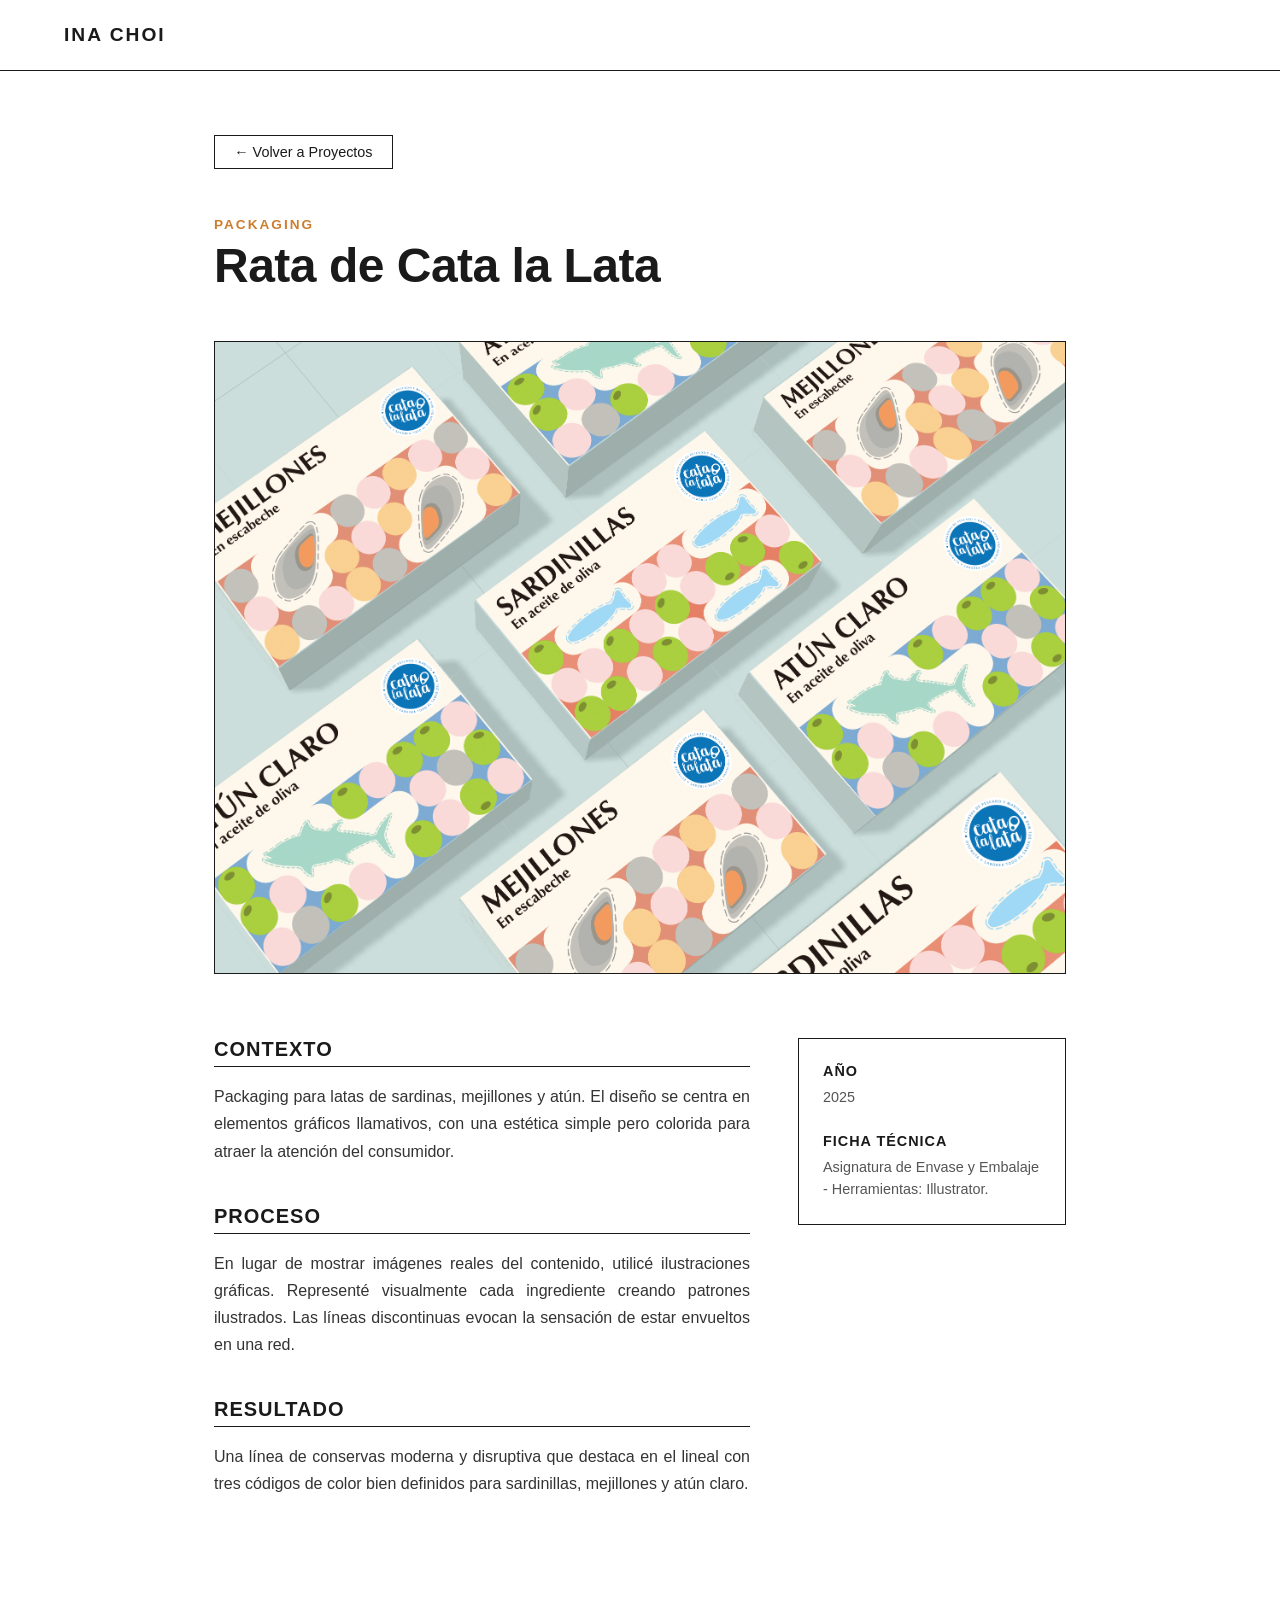
<file: proyecto-rata-de-cata.html>
<!doctype html>
<html lang="es">
  <head>
    <meta charset="UTF-8" />
    <meta name="viewport" content="width=device-width, initial-scale=1.0" />
    <title>Caso de Estudio | Ina Choi</title>
    <link rel="stylesheet" href="css/main.css" />
    <style>
      body.detalle-page {
        background-color: #ffffff !important;
        color: #1a1a1a;
      }
      .detalle-navbar {
        border-bottom: 1px solid #1a1a1a;
        padding: 1.5rem 0;
        background-color: #ffffff;
      }
      .detalle-container {
        max-width: 900px;
        margin: 0 auto;
        padding: 4rem 1.5rem;
      }
      .btn-back {
        display: inline-block;
        text-decoration: none;
        color: #1a1a1a;
        border: 1px solid #1a1a1a;
        padding: 0.5rem 1.2rem;
        font-size: 0.9rem;
        font-weight: 500;
        margin-bottom: 3rem;
        transition: all 0.2s ease;
      }
      .btn-back:hover {
        background-color: #1a1a1a;
        color: #ffffff;
      }
      .detalle-header {
        margin-bottom: 3rem;
      }
      .detalle-tag {
        font-size: 0.85rem;
        color: #cc7d2e;
        text-transform: uppercase;
        font-weight: 700;
        letter-spacing: 2px;
        margin-bottom: 0.5rem;
        display: block;
      }
      .detalle-title {
        font-size: 3rem;
        font-weight: 800;
        letter-spacing: -0.5px;
        line-height: 1.1;
      }
      .main-image-box {
        border: 1px solid #1a1a1a;
        margin-bottom: 4rem;
        background-color: #ffffff;
        overflow: hidden;
      }
      .main-image-box img {
        width: 100%;
        height: auto;
        display: block;
        object-fit: contain;
      }
      .case-study-grid {
        display: grid;
        grid-template-columns: 1fr;
        gap: 3rem;
        margin-bottom: 4rem;
      }
      @media (min-width: 768px) {
        .case-study-grid {
          grid-template-columns: 2fr 1fr;
        }
      }
      .study-section {
        margin-bottom: 2.5rem;
      }
      .study-section h2 {
        font-size: 1.25rem;
        font-weight: 700;
        text-transform: uppercase;
        letter-spacing: 1px;
        margin-bottom: 1rem;
        border-bottom: 1px solid #1a1a1a;
        padding-bottom: 0.3rem;
      }
      .study-section p {
        font-size: 1rem;
        line-height: 1.7;
        color: #333333;
        text-align: justify;
      }
      .sidebar-box {
        border: 1px solid #1a1a1a;
        padding: 1.5rem;
        background-color: #ffffff;
        align-self: start;
      }
      .sidebar-box h3 {
        font-size: 0.9rem;
        font-weight: 700;
        text-transform: uppercase;
        letter-spacing: 1px;
        margin-bottom: 0.5rem;
        color: #1a1a1a;
      }
      .sidebar-box p {
        font-size: 0.9rem;
        line-height: 1.5;
        color: #555555;
        margin-bottom: 1.5rem;
      }
      .sidebar-box p:last-child {
        margin-bottom: 0;
      }
    </style>
  </head>
  <body class="detalle-page">
    <header class="detalle-navbar">
      <div class="nav-container">
        <a
          href="index.html"
          class="logo"
          style="
            letter-spacing: 2px;
            font-weight: 800;
            color: #1a1a1a;
            text-decoration: none;
          "
          >INA CHOI</a
        >
      </div>
    </header>

    <div class="detalle-container">
      <a href="index.html#proyectos" class="btn-back">← Volver a Proyectos</a>

      <header class="detalle-header">
        <span id="proj-categoria" class="detalle-tag">Categoría</span>
        <h1 id="proj-titulo" class="detalle-title">Cargando Proyecto...</h1>
      </header>

      <div class="main-image-box">
        <img id="proj-imagen" src="" alt="Imagen del proyecto" />
      </div>

      <div class="case-study-grid">
        <div class="main-contents">
          <div class="study-section">
            <h2>Contexto</h2>
            <p id="proj-contexto">...</p>
          </div>
          <div class="study-section">
            <h2>Proceso</h2>
            <p id="proj-proceso">...</p>
          </div>
          <div class="study-section">
            <h2>Resultado</h2>
            <p id="proj-resultado">...</p>
          </div>
        </div>

        <aside class="sidebar-box">
          <h3>Año</h3>
          <p id="proj-ano">-</p>
          <h3>Ficha Técnica</h3>
          <p id="proj-ficha">...</p>
        </aside>
      </div>
    </div>

    <script src="js/proyectos.js"></script>
    <script>
      document.addEventListener("DOMContentLoaded", () => {
        const PROYECTO_ID = "rata-de-cata";
        const proyecto = proyectosData.find((p) => p.id === PROYECTO_ID);
        if (proyecto) {
          document.getElementById("proj-titulo").textContent = proyecto.titulo;
          document.getElementById("proj-categoria").textContent =
            proyecto.categoria;
          document.getElementById("proj-imagen").src = proyecto.imagen;
          document.getElementById("proj-imagen").alt =
            "Proyecto " + proyecto.titulo;
          document.getElementById("proj-contexto").textContent =
            proyecto.contexto;
          document.getElementById("proj-proceso").textContent =
            proyecto.proceso;
          document.getElementById("proj-resultado").textContent =
            proyecto.resultado;
          document.getElementById("proj-ano").textContent = proyecto.ano;
          document.getElementById("proj-ficha").textContent = proyecto.ficha;
          document.title = proyecto.titulo + " | Caso de Estudio";
        }
      });
    </script>
  </body>
</html>
</file>
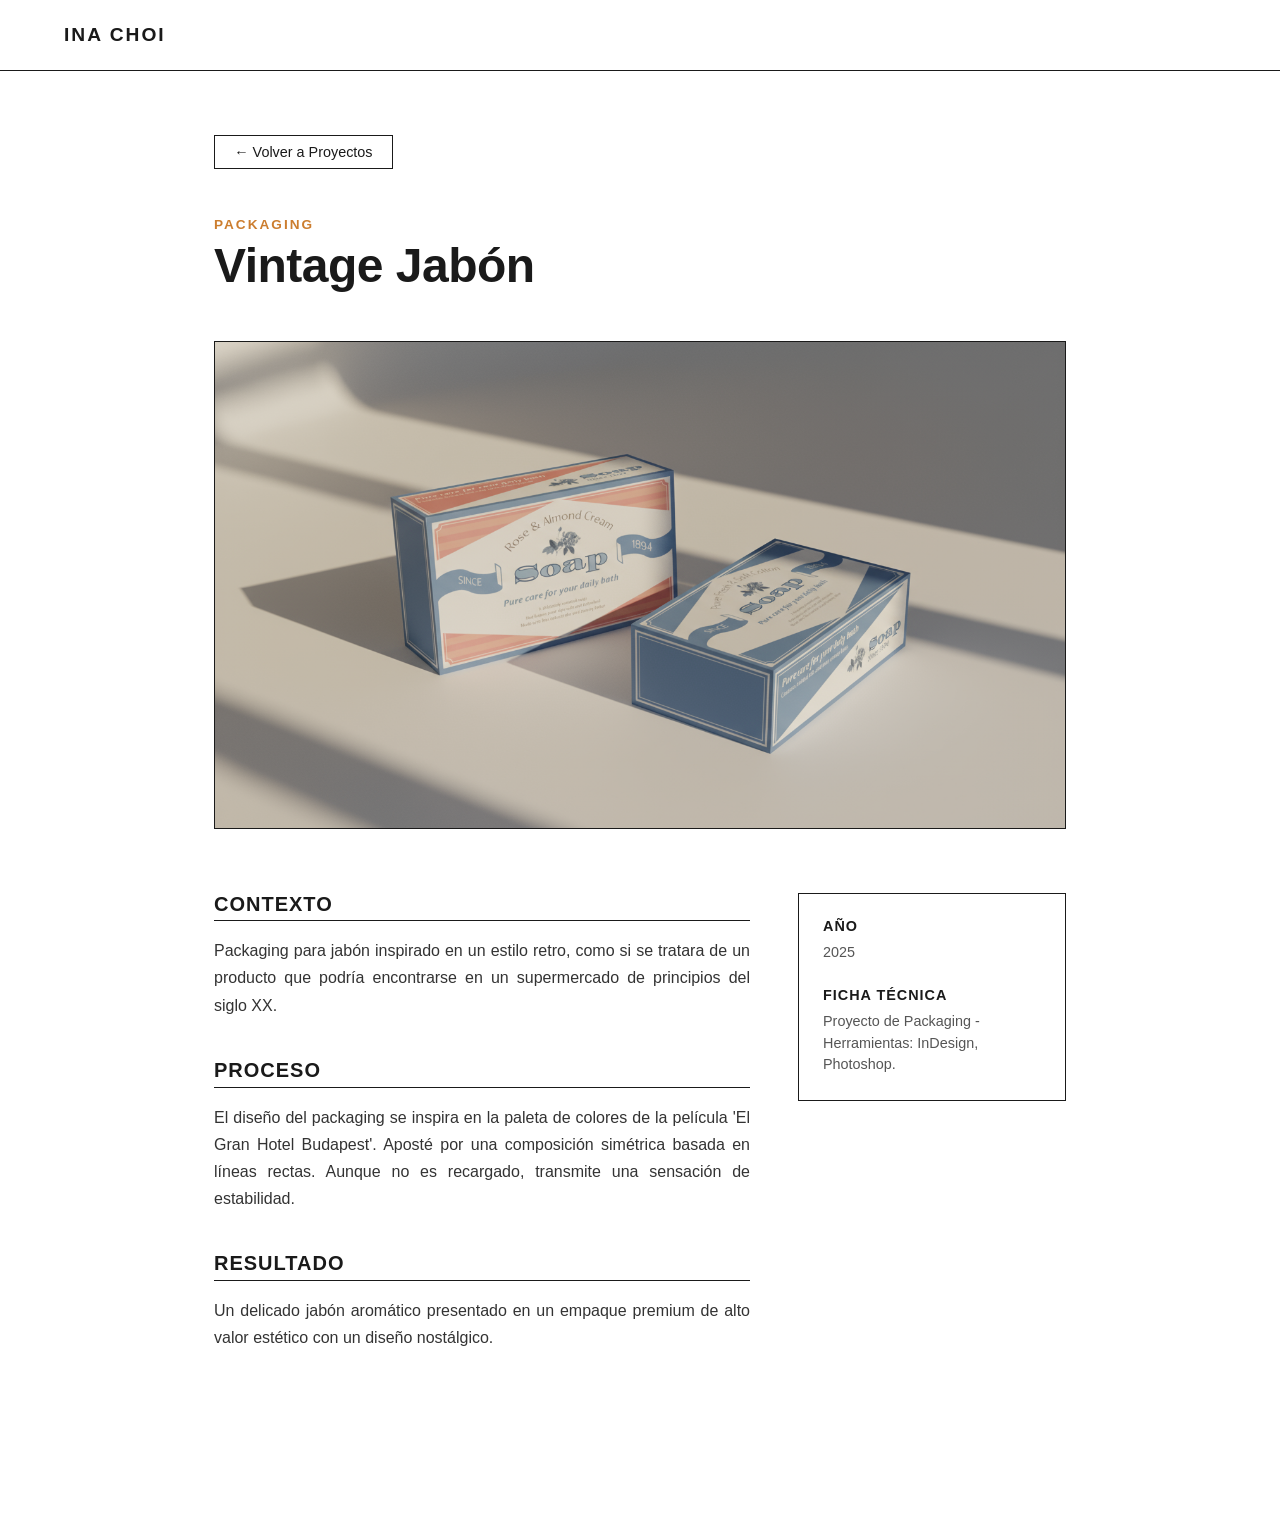
<file: proyecto-vintage-jabon.html>
<!doctype html>
<html lang="es">
  <head>
    <meta charset="UTF-8" />
    <meta name="viewport" content="width=device-width, initial-scale=1.0" />
    <title>Caso de Estudio | Ina Choi</title>
    <link rel="stylesheet" href="css/main.css" />
    <style>
      body.detalle-page {
        background-color: #ffffff !important;
        color: #1a1a1a;
      }
      .detalle-navbar {
        border-bottom: 1px solid #1a1a1a;
        padding: 1.5rem 0;
        background-color: #ffffff;
      }
      .detalle-container {
        max-width: 900px;
        margin: 0 auto;
        padding: 4rem 1.5rem;
      }
      .btn-back {
        display: inline-block;
        text-decoration: none;
        color: #1a1a1a;
        border: 1px solid #1a1a1a;
        padding: 0.5rem 1.2rem;
        font-size: 0.9rem;
        font-weight: 500;
        margin-bottom: 3rem;
        transition: all 0.2s ease;
      }
      .btn-back:hover {
        background-color: #1a1a1a;
        color: #ffffff;
      }
      .detalle-header {
        margin-bottom: 3rem;
      }
      .detalle-tag {
        font-size: 0.85rem;
        color: #cc7d2e;
        text-transform: uppercase;
        font-weight: 700;
        letter-spacing: 2px;
        margin-bottom: 0.5rem;
        display: block;
      }
      .detalle-title {
        font-size: 3rem;
        font-weight: 800;
        letter-spacing: -0.5px;
        line-height: 1.1;
      }
      .main-image-box {
        border: 1px solid #1a1a1a;
        margin-bottom: 4rem;
        background-color: #ffffff;
        overflow: hidden;
      }
      .main-image-box img {
        width: 100%;
        height: auto;
        display: block;
        object-fit: contain;
      }
      .case-study-grid {
        display: grid;
        grid-template-columns: 1fr;
        gap: 3rem;
        margin-bottom: 4rem;
      }
      @media (min-width: 768px) {
        .case-study-grid {
          grid-template-columns: 2fr 1fr;
        }
      }
      .study-section {
        margin-bottom: 2.5rem;
      }
      .study-section h2 {
        font-size: 1.25rem;
        font-weight: 700;
        text-transform: uppercase;
        letter-spacing: 1px;
        margin-bottom: 1rem;
        border-bottom: 1px solid #1a1a1a;
        padding-bottom: 0.3rem;
      }
      .study-section p {
        font-size: 1rem;
        line-height: 1.7;
        color: #333333;
        text-align: justify;
      }
      .sidebar-box {
        border: 1px solid #1a1a1a;
        padding: 1.5rem;
        background-color: #ffffff;
        align-self: start;
      }
      .sidebar-box h3 {
        font-size: 0.9rem;
        font-weight: 700;
        text-transform: uppercase;
        letter-spacing: 1px;
        margin-bottom: 0.5rem;
        color: #1a1a1a;
      }
      .sidebar-box p {
        font-size: 0.9rem;
        line-height: 1.5;
        color: #555555;
        margin-bottom: 1.5rem;
      }
      .sidebar-box p:last-child {
        margin-bottom: 0;
      }
    </style>
  </head>
  <body class="detalle-page">
    <header class="detalle-navbar">
      <div class="nav-container">
        <a
          href="index.html"
          class="logo"
          style="
            letter-spacing: 2px;
            font-weight: 800;
            color: #1a1a1a;
            text-decoration: none;
          "
          >INA CHOI</a
        >
      </div>
    </header>

    <div class="detalle-container">
      <a href="index.html#proyectos" class="btn-back">← Volver a Proyectos</a>

      <header class="detalle-header">
        <span id="proj-categoria" class="detalle-tag">Categoría</span>
        <h1 id="proj-titulo" class="detalle-title">Cargando Proyecto...</h1>
      </header>

      <div class="main-image-box">
        <img id="proj-imagen" src="" alt="Imagen del proyecto" />
      </div>

      <div class="case-study-grid">
        <div class="main-contents">
          <div class="study-section">
            <h2>Contexto</h2>
            <p id="proj-contexto">...</p>
          </div>
          <div class="study-section">
            <h2>Proceso</h2>
            <p id="proj-proceso">...</p>
          </div>
          <div class="study-section">
            <h2>Resultado</h2>
            <p id="proj-resultado">...</p>
          </div>
        </div>

        <aside class="sidebar-box">
          <h3>Año</h3>
          <p id="proj-ano">-</p>
          <h3>Ficha Técnica</h3>
          <p id="proj-ficha">...</p>
        </aside>
      </div>
    </div>

    <script src="js/proyectos.js"></script>
    <script>
      document.addEventListener("DOMContentLoaded", () => {
        const PROYECTO_ID = "vintage-jabon";
        const proyecto = proyectosData.find((p) => p.id === PROYECTO_ID);
        if (proyecto) {
          document.getElementById("proj-titulo").textContent = proyecto.titulo;
          document.getElementById("proj-categoria").textContent =
            proyecto.categoria;
          document.getElementById("proj-imagen").src = proyecto.imagen;
          document.getElementById("proj-imagen").alt =
            "Proyecto " + proyecto.titulo;
          document.getElementById("proj-contexto").textContent =
            proyecto.contexto;
          document.getElementById("proj-proceso").textContent =
            proyecto.proceso;
          document.getElementById("proj-resultado").textContent =
            proyecto.resultado;
          document.getElementById("proj-ano").textContent = proyecto.ano;
          document.getElementById("proj-ficha").textContent = proyecto.ficha;
          document.title = proyecto.titulo + " | Caso de Estudio";
        }
      });
    </script>
  </body>
</html>
</file>
<file: css/main.css>
@import "variables.css";
@import "components/navbar.css";
@import "components/cards.css";
@import "components/form.css";

* {
  box-sizing: border-box;
  margin: 0;
  padding: 0;
}

body {
  font-family: var(--font-main);
  background-color: var(--color-bg);
  color: var(--color-text);
  overflow-x: hidden;
}

.container {
  max-width: 1200px;
  margin: 0 auto;
  padding: var(--spacing-lg) var(--spacing-md);
}

h2 {
  font-size: 2rem;
  font-weight: 700;
  letter-spacing: 1px;
  margin-bottom: var(--spacing-lg);
  text-transform: uppercase;
}

.grid-2 {
  display: grid;
  grid-template-columns: 1fr;
  gap: var(--spacing-lg);
}

@media (min-width: 768px) {
  .grid-2 {
    grid-template-columns: repeat(2, 1fr);
  }
}


.logo-container {
  display: inline-flex;
  align-items: center;
  justify-content: center;
  background-color: #ffffff; 
  border: 1px solid var(--color-border); 
  padding: 4px 10px;
  height: 45px; 
  transition: var(--transition-smooth);
}

.logo-container:hover {
  box-shadow: 2px 2px 0px var(--color-border);
}

.nav-logo {
  height: 100%;
  width: auto;
  object-fit: contain;
}


.hero-section {
  height: 100vh;
  display: flex;
  align-items: center;
  justify-content: center;
  text-align: center;
  padding: var(--spacing-md);
  border-bottom: 1px solid var(--color-border);
}

.year-label {
  font-size: 0.9rem;
  letter-spacing: 4px;
  margin-bottom: 1rem;
}


.mega-title {
  font-size: 4.5rem; 
  font-weight: 800;
  letter-spacing: 4px;
  line-height: 0.9;
  margin-bottom: 1.5rem;
  text-transform: uppercase;
}


@media (min-width: 768px) {
  .mega-title {
    font-size: 8.5rem;
    letter-spacing: 8px;
  }
}


@media (min-width: 1200px) {
  .mega-title {
    font-size: 10.5rem;
    letter-spacing: 12px;
  }
}

.subtitle {
  font-size: 1.1rem;
  letter-spacing: 2px;
  margin-bottom: var(--spacing-lg);
  font-weight: 400;
}

.disciplines-list {
  font-size: 0.8rem;
  letter-spacing: 2px;
  color: #666;
  margin-bottom: var(--spacing-lg);
}

.btn-cta {
  display: inline-block;
  padding: 0.75rem 2rem;
  border: 1px solid var(--color-border);
  color: var(--color-text);
  text-decoration: none;
  font-weight: bold;
  letter-spacing: 1px;
  transition: var(--transition-smooth);
}

.btn-cta:hover {
  background-color: var(--text-color, var(--color-text));
  color: var(--color-bg);
}



.filter-container {
  display: flex;
  flex-wrap: wrap;
  gap: 0.5rem;
  margin-bottom: var(--spacing-lg);
}

.filter-btn {
  background: transparent;
  border: 1px solid var(--color-border);
  padding: 0.5rem 1.2rem;
  font-family: var(--font-main);
  font-size: 0.85rem;
  cursor: pointer;
  transition: var(--transition-smooth);
}

.filter-btn.active,
.filter-btn:hover {
  background-color: var(--color-text);
  color: var(--color-bg);
}


.observe-me {
  opacity: 0;
  transform: translateY(40px);
  transition:
    opacity 0.8s ease,
    transform 0.8s ease;
}

.observe-me.visible {
  opacity: 1;
  transform: translateY(0);
}


.main-footer {
  text-align: center;
  padding: var(--spacing-lg) 0;
  border-top: 1px solid var(--color-border);
  font-size: 0.8rem;
  letter-spacing: 1px;
}



.detalle-page {
  background-color: var(--color-bg) !important;
}

.detalle-navbar {
  border-bottom: 1px solid var(--color-border);
  padding: 1.5rem 0;
  background-color: var(--color-bg);
}

.nav-container {
  max-width: 1200px;
  margin: 0 auto;
  padding: 0 var(--spacing-md);
}

.logo-text {
  letter-spacing: 2px;
  font-weight: 800;
  text-decoration: none;
  color: var(--color-text);
}

.detalle-container {
  max-width: 900px;
  margin: 0 auto;
  padding: var(--spacing-lg) var(--spacing-md);
}

.case-study-grid {
  display: grid;
  grid-template-columns: 1fr;
  gap: var(--spacing-lg);
  margin-bottom: var(--spacing-lg);
}

@media (min-width: 768px) {
  .case-study-grid {
    grid-template-columns: 2fr 1fr;
  }
}

.btn-back {
  display: inline-block;
  text-decoration: none;
  color: var(--color-text);
  border: 1px solid var(--color-border);
  padding: 0.5rem 1.2rem;
  font-size: 0.9rem;
  margin-bottom: var(--spacing-lg);
  transition: var(--transition-smooth);
}

.btn-back:hover {
  background-color: var(--color-text);
  color: var(--color-white);
}

.study-section {
  margin-bottom: 2.5rem;
}

.study-section h2 {
  font-size: 1.25rem;
  font-weight: 700;
  text-transform: uppercase;
  border-bottom: 1px solid var(--color-border);
  padding-bottom: 0.3rem;
  margin-bottom: 1rem;
}

.study-section p {
  font-size: 1rem;
  line-height: 1.7;
  color: var(--color-text);
  text-align: justify;
}

.main-image-box,
.section-img-box {
  border: 1px solid var(--color-border);
  background-color: var(--color-white);
  overflow: hidden;
  margin-bottom: var(--spacing-lg);
}

.main-image-box img,
.section-img-box img {
  width: 100%;
  height: auto;
  display: block;
}

.section-gallery {
  display: flex;
  flex-direction: column;
  gap: var(--spacing-md);
  margin-top: 1rem;
}

.sidebar-box {
  border: 1px solid var(--color-border);
  padding: var(--spacing-md);
  background-color: var(--color-white);
  align-self: start;
}

.sidebar-box h3 {
  font-size: 0.9rem;
  font-weight: 700;
  margin-bottom: 0.5rem;
}

.sidebar-box p {
  font-size: 0.9rem;
  color: var(--color-text);
  margin-bottom: var(--spacing-md);
}
</file>
